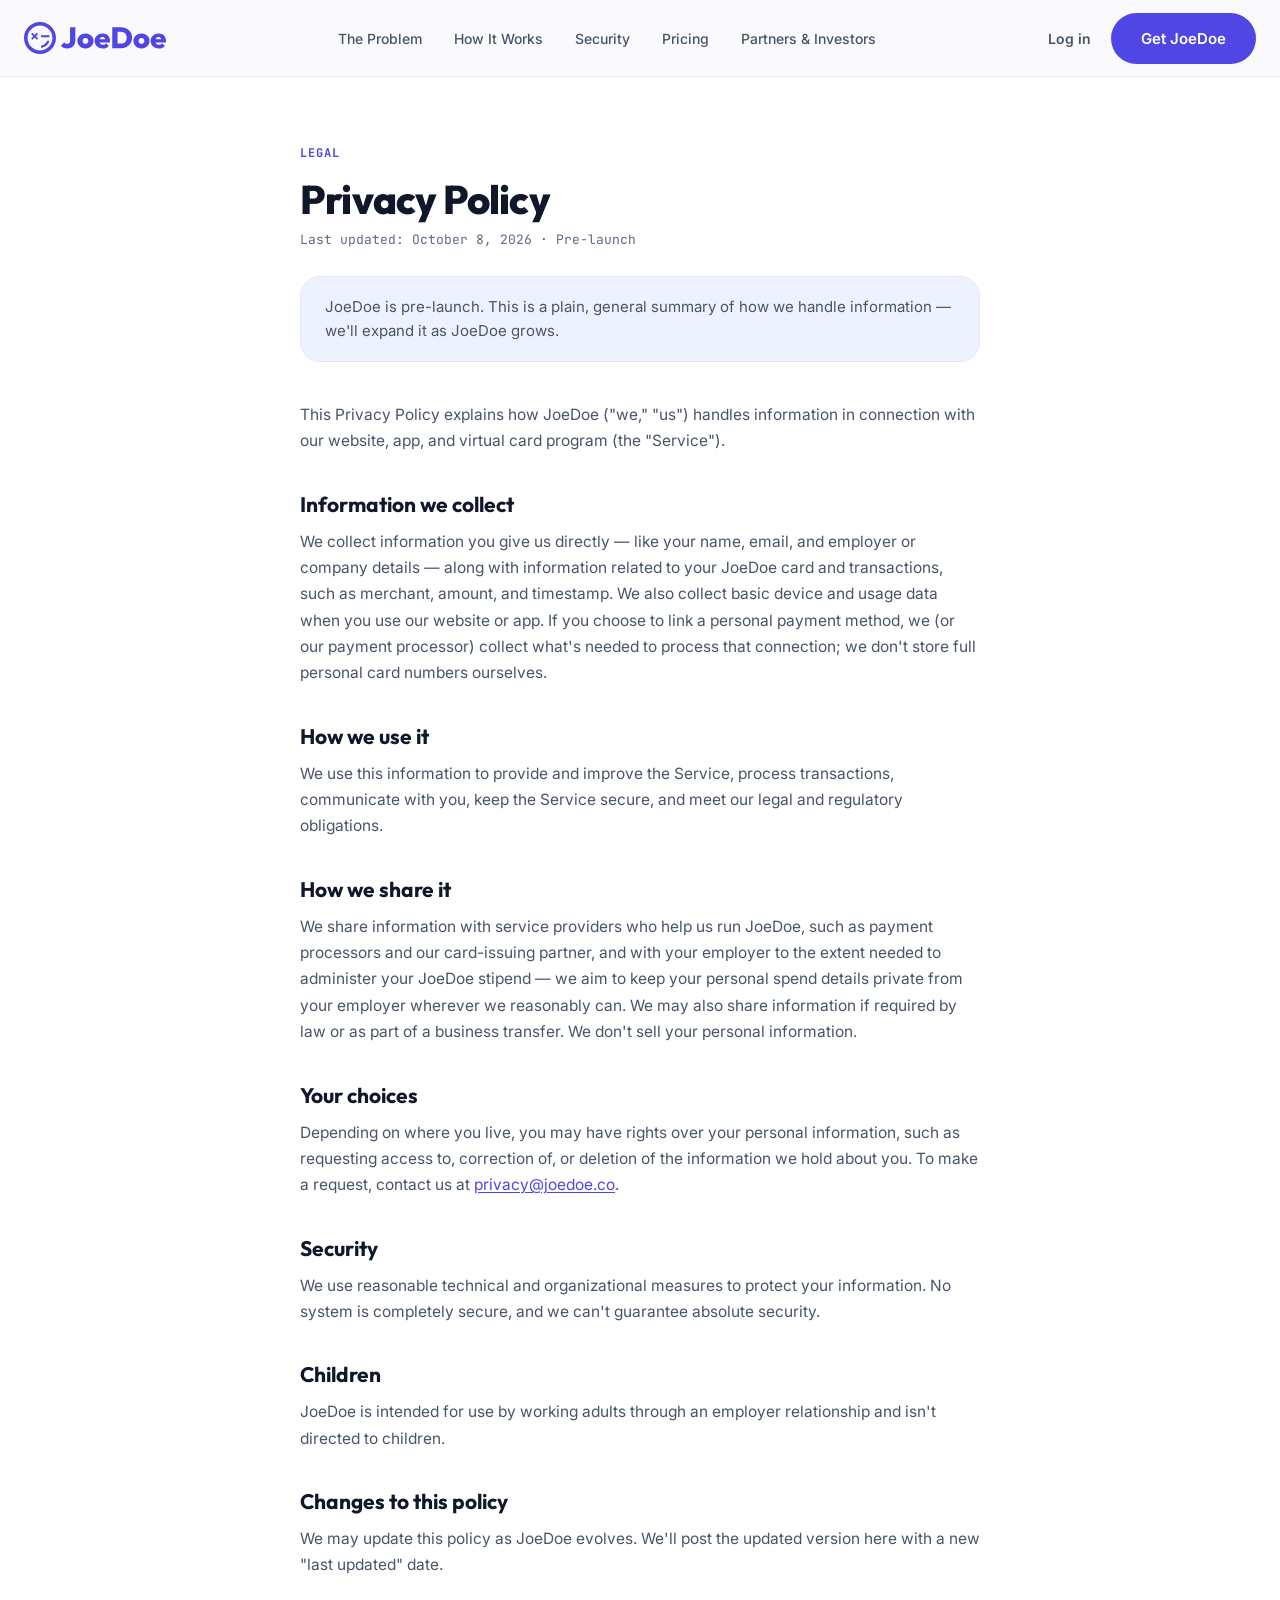
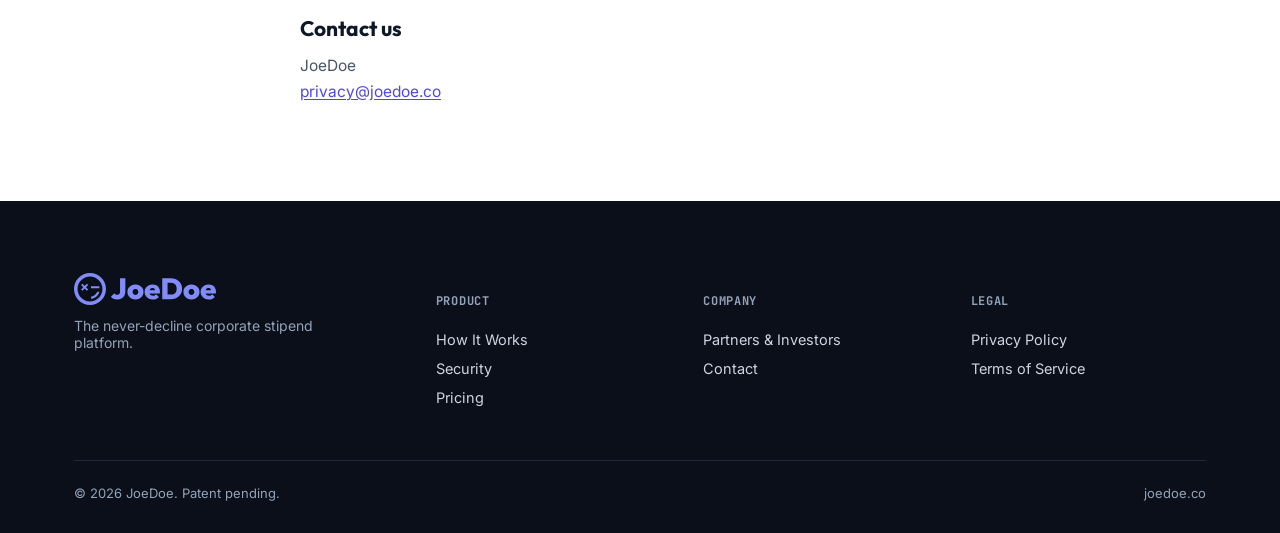
<file: privacy/index.html>
<!DOCTYPE html>
<html lang="en">
<head>
<meta charset="UTF-8">
<meta name="viewport" content="width=device-width, initial-scale=1.0">
<title>Privacy Policy — JoeDoe</title>
<meta name="description" content="How JoeDoe collects, uses, and protects information in connection with our website, app, and virtual card program.">
<link rel="icon" href="../favicon.svg?v=2" type="image/svg+xml">
<link rel="icon" type="image/png" sizes="32x32" href="../favicon-32x32.png?v=2">
<link rel="icon" type="image/png" sizes="16x16" href="../favicon-16x16.png?v=2">
<link rel="shortcut icon" href="../favicon.ico?v=2">
<link rel="apple-touch-icon" href="/apple-touch-icon.png?v=4">
<link rel="apple-touch-icon-precomposed" href="/apple-touch-icon-precomposed.png?v=4">
<link rel="mask-icon" href="../safari-pinned-tab.svg" color="#3730a3">
<link rel="manifest" href="../site.webmanifest">
<meta name="theme-color" content="#ffffff">
<link rel="preconnect" href="https://fonts.googleapis.com">
<link rel="preconnect" href="https://fonts.gstatic.com" crossorigin>
<link href="https://fonts.googleapis.com/css2?family=Outfit:wght@500;700;800&family=Inter:wght@400;500;600;700&family=JetBrains+Mono:wght@600;700&display=swap" rel="stylesheet">
<link rel="stylesheet" href="../styles.css">
</head>
<body>

<header class="site-header">
  <div class="wrap">
    <a href="/" class="logo" aria-label="JoeDoe home">
      <svg class="logo-mark" viewBox="0 0 462 104" fill="none" xmlns="http://www.w3.org/2000/svg" aria-hidden="true">
        <path d="M52 0C80.7188 5.15408e-07 104 23.2812 104 52C104 80.7188 80.7188 104 52 104C23.2812 104 5.15475e-07 80.7188 0 52C0 23.2812 23.2812 0 52 0ZM52 11.5557C29.6632 11.5557 11.5557 29.6632 11.5557 52C11.5557 74.3369 29.6632 92.4443 52 92.4443C74.3369 92.4443 92.4443 74.3369 92.4443 52C92.4443 29.6632 74.3369 11.5557 52 11.5557ZM80.9238 65.1621C79.3533 68.6135 77.1719 71.7694 74.4707 74.4707C70.5264 78.415 65.6126 81.2516 60.2246 82.6953L58.7295 77.1143C63.1378 75.933 67.1576 73.6119 70.3848 70.3848C72.7279 68.0416 74.5914 65.2791 75.8896 62.2549L80.9238 65.1621ZM46.2227 39L39 46.2217L46.2227 53.4443L41.8887 57.7773L34.666 50.5547L27.4443 57.7773L23.1113 53.4443L30.333 46.2217L23.1113 39L27.4443 34.667L34.666 41.8887L41.8887 34.667L46.2227 39ZM82.5498 49.4004H55.25V42.9004H82.5498V49.4004Z" fill="currentColor"/>
        <path d="M82.5283 61.0996C78.9106 73.2552 68.2338 82.3707 55.25 83.6865V77.1426C64.6158 75.944 72.3812 69.6344 75.665 61.0996H82.5283Z" fill="currentColor"/>
        <path d="M166.848 60.2002C166.848 65.5761 165.76 70.2162 163.584 74.1201C161.472 77.96 158.4 80.9359 154.368 83.0479C150.4 85.0958 145.632 86.1201 140.064 86.1201C135.585 86.1201 131.712 85.3523 128.448 83.8164C125.248 82.2164 122.432 79.9757 120 77.0957L131.136 66.0557C132.288 67.6557 133.632 68.8721 135.168 69.7041C136.768 70.4721 138.56 70.8564 140.544 70.8564C142.272 70.8564 143.808 70.5038 145.152 69.7998C146.56 69.0318 147.648 67.944 148.416 66.5361C149.248 65.0641 149.664 63.2078 149.664 60.9678V17H166.848V60.2002ZM199.757 36.9678C204.749 36.9678 209.198 38.0564 213.102 40.2324C217.069 42.3443 220.205 45.2561 222.509 48.9678C224.813 52.6158 225.965 56.7762 225.965 61.4482C225.965 66.1202 224.813 70.3442 222.509 74.1201C220.269 77.832 217.165 80.7762 213.197 82.9521C209.293 85.0641 204.845 86.1201 199.854 86.1201C194.798 86.1201 190.285 85.0641 186.317 82.9521C182.413 80.7761 179.309 77.8321 177.005 74.1201C174.701 70.3442 173.549 66.1201 173.549 61.4482C173.549 56.7762 174.669 52.6158 176.909 48.9678C179.213 45.2559 182.349 42.3444 186.317 40.2324C190.285 38.0565 194.765 36.9678 199.757 36.9678ZM255.057 36.9678C259.792 36.9678 263.984 37.9922 267.632 40.04C271.344 42.024 274.224 44.8077 276.272 48.3916C278.384 51.9116 279.44 55.9443 279.44 60.4883C279.44 61.4482 279.376 62.44 279.248 63.4639C279.184 64.4239 278.992 65.5442 278.672 66.8242L245.743 66.9756C245.909 67.492 246.101 67.9857 246.32 68.4561C247.216 70.3119 248.496 71.7197 250.16 72.6797C251.824 73.6397 253.873 74.1201 256.305 74.1201C258.609 74.1201 260.625 73.7357 262.353 72.9678C264.144 72.1998 265.744 71.0159 267.152 69.416L275.889 78.1523C273.585 80.7763 270.768 82.7605 267.44 84.1045C264.177 85.4484 260.465 86.1201 256.305 86.1201C251.057 86.1201 246.416 85.0959 242.384 83.0479C238.352 80.9359 235.184 78.0243 232.88 74.3125C230.576 70.6005 229.424 66.3439 229.424 61.5439C229.424 56.808 230.544 52.6158 232.784 48.9678C235.024 45.2559 238.064 42.3444 241.904 40.2324C245.808 38.0564 250.193 36.9678 255.057 36.9678ZM381.819 36.9678C386.811 36.9678 391.26 38.0564 395.164 40.2324C399.132 42.3443 402.267 45.2561 404.571 48.9678C406.875 52.6158 408.027 56.7762 408.027 61.4482C408.027 66.1202 406.875 70.3442 404.571 74.1201C402.331 77.832 399.228 80.7762 395.26 82.9521C391.356 85.0641 386.908 86.1201 381.916 86.1201C376.86 86.1201 372.348 85.0641 368.38 82.9521C364.476 80.7761 361.371 77.8321 359.067 74.1201C356.763 70.3442 355.611 66.1201 355.611 61.4482C355.611 56.7762 356.732 52.6158 358.972 48.9678C361.276 45.2559 364.412 42.3444 368.38 40.2324C372.348 38.0565 376.828 36.9678 381.819 36.9678ZM437.119 36.9678C441.855 36.9678 446.047 37.9922 449.694 40.04C453.406 42.024 456.287 44.8077 458.335 48.3916C460.447 51.9116 461.503 55.9443 461.503 60.4883C461.503 61.4482 461.439 62.44 461.311 63.4639C461.247 64.4239 461.054 65.5442 460.734 66.8242L427.806 66.9756C427.971 67.492 428.163 67.9857 428.383 68.4561C429.279 70.312 430.559 71.7197 432.223 72.6797C433.887 73.6397 435.935 74.1201 438.367 74.1201C440.671 74.1201 442.687 73.7357 444.415 72.9678C446.207 72.1998 447.807 71.0159 449.215 69.416L457.951 78.1523C455.647 80.7763 452.831 82.7605 449.503 84.1045C446.239 85.4484 442.527 86.1201 438.367 86.1201C433.119 86.1201 428.478 85.0959 424.446 83.0479C420.415 80.9359 417.246 78.0243 414.942 74.3125C412.638 70.6005 411.486 66.3439 411.486 61.5439C411.486 56.808 412.607 52.6158 414.847 48.9678C417.087 45.2559 420.127 42.3444 423.967 40.2324C427.871 38.0564 432.255 36.9678 437.119 36.9678ZM314.933 17C320.181 17 325.013 17.8321 329.429 19.4961C333.845 21.0961 337.684 23.4003 340.948 26.4082C344.212 29.4162 346.74 33.0002 348.532 37.1602C350.388 41.3201 351.316 45.9284 351.316 50.9844C351.316 56.1042 350.388 60.7444 348.532 64.9043C346.74 69.0642 344.212 72.6483 340.948 75.6562C337.684 78.6641 333.845 81.0001 329.429 82.6641C325.077 84.2641 320.308 85.0645 315.124 85.0645H286.9V17H314.933ZM199.757 51.9443C197.965 51.9444 196.365 52.3604 194.957 53.1924C193.549 54.0244 192.461 55.1766 191.693 56.6484C190.926 58.0563 190.541 59.7199 190.541 61.6396C190.541 63.4956 190.925 65.1599 191.693 66.6318C192.461 68.1038 193.549 69.2559 194.957 70.0879C196.365 70.8558 197.965 71.2402 199.757 71.2402C201.613 71.2402 203.214 70.8559 204.558 70.0879C205.965 69.2559 207.053 68.1037 207.821 66.6318C208.589 65.1599 208.974 63.4639 208.974 61.5439C208.974 59.624 208.558 57.9597 207.726 56.5518C206.958 55.0799 205.901 53.9604 204.558 53.1924C203.214 52.3604 201.613 51.9443 199.757 51.9443ZM381.819 51.9443C380.028 51.9444 378.427 52.3604 377.02 53.1924C375.612 54.0244 374.524 55.1765 373.756 56.6484C372.988 58.0563 372.604 59.7199 372.604 61.6396C372.604 63.4956 372.988 65.1599 373.756 66.6318C374.524 68.1038 375.612 69.2559 377.02 70.0879C378.427 70.8558 380.028 71.2402 381.819 71.2402C383.675 71.2402 385.276 70.8559 386.62 70.0879C388.028 69.2559 389.116 68.1037 389.884 66.6318C390.652 65.1599 391.036 63.4639 391.036 61.5439C391.036 59.624 390.62 57.9597 389.788 56.5518C389.02 55.0799 387.964 53.9604 386.62 53.1924C385.276 52.3604 383.675 51.9443 381.819 51.9443ZM304.084 70.2803H314.837C318.677 70.2802 322.004 69.5441 324.82 68.0723C327.7 66.6003 329.908 64.4239 331.444 61.5439C332.98 58.5999 333.748 55.0477 333.748 50.8877C333.748 46.7918 332.949 43.3355 331.349 40.5195C329.813 37.6397 327.636 35.4641 324.82 33.9922C322.004 32.5203 318.677 31.7842 314.837 31.7842H304.084V70.2803ZM255.248 48.9678C253.136 48.9678 251.312 49.48 249.776 50.5039C248.24 51.5279 247.057 52.9682 246.225 54.8242C246.029 55.2595 245.857 55.7159 245.708 56.1934L263.997 56.042C263.835 55.3924 263.639 54.7942 263.408 54.248C262.704 52.52 261.68 51.2085 260.336 50.3125C258.992 49.4165 257.296 48.9678 255.248 48.9678ZM437.311 48.9678C435.199 48.9678 433.375 49.48 431.839 50.5039C430.303 51.5279 429.119 52.9682 428.287 54.8242C428.092 55.2595 427.92 55.7159 427.771 56.1934L446.06 56.042C445.897 55.3924 445.702 54.7942 445.471 54.248C444.767 52.52 443.742 51.2085 442.398 50.3125C441.054 49.4165 439.359 48.9678 437.311 48.9678Z" fill="currentColor"/>
      </svg>
    </a>
    <div class="nav-panel" id="navPanel">
      <nav class="nav-links" aria-label="Primary">
        <a href="/#problem">The Problem</a>
        <a href="/#solution">How It Works</a>
        <a href="/#security">Security</a>
        <a href="/#pricing">Pricing</a>
        <a href="/partners/">Partners &amp; Investors</a>
      </nav>
      <div class="nav-right">
        <a href="/#waitlist" class="nav-login">Log in</a>
        <a href="/#waitlist" class="btn btn-primary">Get JoeDoe</a>
      </div>
    </div>
    <button class="nav-toggle" id="navToggle" aria-label="Open menu" aria-expanded="false" aria-controls="navPanel">
      <svg width="18" height="18" viewBox="0 0 24 24" fill="none" stroke="currentColor" stroke-width="2" stroke-linecap="round"><line x1="3" y1="6" x2="21" y2="6"/><line x1="3" y1="12" x2="21" y2="12"/><line x1="3" y1="18" x2="21" y2="18"/></svg>
    </button>
  </div>
</header>
<script>
  (function () {
    var btn = document.getElementById('navToggle');
    var panel = document.getElementById('navPanel');
    if (!btn || !panel) return;
    btn.addEventListener('click', function () {
      var open = panel.classList.toggle('mobile-open');
      btn.setAttribute('aria-expanded', open ? 'true' : 'false');
    });
    panel.addEventListener('click', function (e) {
      if (e.target.tagName === 'A') { panel.classList.remove('mobile-open'); btn.setAttribute('aria-expanded', 'false'); }
    });
  })();
</script>

<!-- ================= LEGAL: PRIVACY POLICY ================= -->
<section class="legal">
  <div class="wrap">
    <div class="legal-content">
      <span class="eyebrow eyebrow--indigo">Legal</span>
      <h1>Privacy Policy</h1>
      <p class="legal-meta">Last updated: October 8, 2026 · Pre-launch</p>

      <p class="legal-callout">JoeDoe is pre-launch. This is a plain, general summary of how we handle information — we'll expand it as JoeDoe grows.</p>

      <div class="legal-body">
        <p>This Privacy Policy explains how JoeDoe ("we," "us") handles information in connection with our website, app, and virtual card program (the "Service").</p>

        <h2>Information we collect</h2>
        <p>We collect information you give us directly — like your name, email, and employer or company details — along with information related to your JoeDoe card and transactions, such as merchant, amount, and timestamp. We also collect basic device and usage data when you use our website or app. If you choose to link a personal payment method, we (or our payment processor) collect what's needed to process that connection; we don't store full personal card numbers ourselves.</p>

        <h2>How we use it</h2>
        <p>We use this information to provide and improve the Service, process transactions, communicate with you, keep the Service secure, and meet our legal and regulatory obligations.</p>

        <h2>How we share it</h2>
        <p>We share information with service providers who help us run JoeDoe, such as payment processors and our card-issuing partner, and with your employer to the extent needed to administer your JoeDoe stipend — we aim to keep your personal spend details private from your employer wherever we reasonably can. We may also share information if required by law or as part of a business transfer. We don't sell your personal information.</p>

        <h2>Your choices</h2>
        <p>Depending on where you live, you may have rights over your personal information, such as requesting access to, correction of, or deletion of the information we hold about you. To make a request, contact us at <a href="mailto:privacy@joedoe.co">privacy@joedoe.co</a>.</p>

        <h2>Security</h2>
        <p>We use reasonable technical and organizational measures to protect your information. No system is completely secure, and we can't guarantee absolute security.</p>

        <h2>Children</h2>
        <p>JoeDoe is intended for use by working adults through an employer relationship and isn't directed to children.</p>

        <h2>Changes to this policy</h2>
        <p>We may update this policy as JoeDoe evolves. We'll post the updated version here with a new "last updated" date.</p>

        <h2>Contact us</h2>
        <p>JoeDoe<br><a href="mailto:privacy@joedoe.co">privacy@joedoe.co</a></p>
      </div>
    </div>
  </div>
</section>

<!-- ================= FOOTER ================= -->
<footer class="site-footer">
  <div class="wrap">
    <div class="footer-top">
      <div class="footer-brand">
        <div class="logo">
          <svg class="logo-mark" viewBox="0 0 462 104" fill="none" xmlns="http://www.w3.org/2000/svg" aria-hidden="true">
            <path d="M52 0C80.7188 5.15408e-07 104 23.2812 104 52C104 80.7188 80.7188 104 52 104C23.2812 104 5.15475e-07 80.7188 0 52C0 23.2812 23.2812 0 52 0ZM52 11.5557C29.6632 11.5557 11.5557 29.6632 11.5557 52C11.5557 74.3369 29.6632 92.4443 52 92.4443C74.3369 92.4443 92.4443 74.3369 92.4443 52C92.4443 29.6632 74.3369 11.5557 52 11.5557ZM80.9238 65.1621C79.3533 68.6135 77.1719 71.7694 74.4707 74.4707C70.5264 78.415 65.6126 81.2516 60.2246 82.6953L58.7295 77.1143C63.1378 75.933 67.1576 73.6119 70.3848 70.3848C72.7279 68.0416 74.5914 65.2791 75.8896 62.2549L80.9238 65.1621ZM46.2227 39L39 46.2217L46.2227 53.4443L41.8887 57.7773L34.666 50.5547L27.4443 57.7773L23.1113 53.4443L30.333 46.2217L23.1113 39L27.4443 34.667L34.666 41.8887L41.8887 34.667L46.2227 39ZM82.5498 49.4004H55.25V42.9004H82.5498V49.4004Z" fill="currentColor"/>
            <path d="M82.5283 61.0996C78.9106 73.2552 68.2338 82.3707 55.25 83.6865V77.1426C64.6158 75.944 72.3812 69.6344 75.665 61.0996H82.5283Z" fill="currentColor"/>
            <path d="M166.848 60.2002C166.848 65.5761 165.76 70.2162 163.584 74.1201C161.472 77.96 158.4 80.9359 154.368 83.0479C150.4 85.0958 145.632 86.1201 140.064 86.1201C135.585 86.1201 131.712 85.3523 128.448 83.8164C125.248 82.2164 122.432 79.9757 120 77.0957L131.136 66.0557C132.288 67.6557 133.632 68.8721 135.168 69.7041C136.768 70.4721 138.56 70.8564 140.544 70.8564C142.272 70.8564 143.808 70.5038 145.152 69.7998C146.56 69.0318 147.648 67.944 148.416 66.5361C149.248 65.0641 149.664 63.2078 149.664 60.9678V17H166.848V60.2002ZM199.757 36.9678C204.749 36.9678 209.198 38.0564 213.102 40.2324C217.069 42.3443 220.205 45.2561 222.509 48.9678C224.813 52.6158 225.965 56.7762 225.965 61.4482C225.965 66.1202 224.813 70.3442 222.509 74.1201C220.269 77.832 217.165 80.7762 213.197 82.9521C209.293 85.0641 204.845 86.1201 199.854 86.1201C194.798 86.1201 190.285 85.0641 186.317 82.9521C182.413 80.7761 179.309 77.8321 177.005 74.1201C174.701 70.3442 173.549 66.1201 173.549 61.4482C173.549 56.7762 174.669 52.6158 176.909 48.9678C179.213 45.2559 182.349 42.3444 186.317 40.2324C190.285 38.0565 194.765 36.9678 199.757 36.9678ZM255.057 36.9678C259.792 36.9678 263.984 37.9922 267.632 40.04C271.344 42.024 274.224 44.8077 276.272 48.3916C278.384 51.9116 279.44 55.9443 279.44 60.4883C279.44 61.4482 279.376 62.44 279.248 63.4639C279.184 64.4239 278.992 65.5442 278.672 66.8242L245.743 66.9756C245.909 67.492 246.101 67.9857 246.32 68.4561C247.216 70.3119 248.496 71.7197 250.16 72.6797C251.824 73.6397 253.873 74.1201 256.305 74.1201C258.609 74.1201 260.625 73.7357 262.353 72.9678C264.144 72.1998 265.744 71.0159 267.152 69.416L275.889 78.1523C273.585 80.7763 270.768 82.7605 267.44 84.1045C264.177 85.4484 260.465 86.1201 256.305 86.1201C251.057 86.1201 246.416 85.0959 242.384 83.0479C238.352 80.9359 235.184 78.0243 232.88 74.3125C230.576 70.6005 229.424 66.3439 229.424 61.5439C229.424 56.808 230.544 52.6158 232.784 48.9678C235.024 45.2559 238.064 42.3444 241.904 40.2324C245.808 38.0564 250.193 36.9678 255.057 36.9678ZM381.819 36.9678C386.811 36.9678 391.26 38.0564 395.164 40.2324C399.132 42.3443 402.267 45.2561 404.571 48.9678C406.875 52.6158 408.027 56.7762 408.027 61.4482C408.027 66.1202 406.875 70.3442 404.571 74.1201C402.331 77.832 399.228 80.7762 395.26 82.9521C391.356 85.0641 386.908 86.1201 381.916 86.1201C376.86 86.1201 372.348 85.0641 368.38 82.9521C364.476 80.7761 361.371 77.8321 359.067 74.1201C356.763 70.3442 355.611 66.1201 355.611 61.4482C355.611 56.7762 356.732 52.6158 358.972 48.9678C361.276 45.2559 364.412 42.3444 368.38 40.2324C372.348 38.0565 376.828 36.9678 381.819 36.9678ZM437.119 36.9678C441.855 36.9678 446.047 37.9922 449.694 40.04C453.406 42.024 456.287 44.8077 458.335 48.3916C460.447 51.9116 461.503 55.9443 461.503 60.4883C461.503 61.4482 461.439 62.44 461.311 63.4639C461.247 64.4239 461.054 65.5442 460.734 66.8242L427.806 66.9756C427.971 67.492 428.163 67.9857 428.383 68.4561C429.279 70.312 430.559 71.7197 432.223 72.6797C433.887 73.6397 435.935 74.1201 438.367 74.1201C440.671 74.1201 442.687 73.7357 444.415 72.9678C446.207 72.1998 447.807 71.0159 449.215 69.416L457.951 78.1523C455.647 80.7763 452.831 82.7605 449.503 84.1045C446.239 85.4484 442.527 86.1201 438.367 86.1201C433.119 86.1201 428.478 85.0959 424.446 83.0479C420.415 80.9359 417.246 78.0243 414.942 74.3125C412.638 70.6005 411.486 66.3439 411.486 61.5439C411.486 56.808 412.607 52.6158 414.847 48.9678C417.087 45.2559 420.127 42.3444 423.967 40.2324C427.871 38.0564 432.255 36.9678 437.119 36.9678ZM314.933 17C320.181 17 325.013 17.8321 329.429 19.4961C333.845 21.0961 337.684 23.4003 340.948 26.4082C344.212 29.4162 346.74 33.0002 348.532 37.1602C350.388 41.3201 351.316 45.9284 351.316 50.9844C351.316 56.1042 350.388 60.7444 348.532 64.9043C346.74 69.0642 344.212 72.6483 340.948 75.6562C337.684 78.6641 333.845 81.0001 329.429 82.6641C325.077 84.2641 320.308 85.0645 315.124 85.0645H286.9V17H314.933ZM199.757 51.9443C197.965 51.9444 196.365 52.3604 194.957 53.1924C193.549 54.0244 192.461 55.1766 191.693 56.6484C190.926 58.0563 190.541 59.7199 190.541 61.6396C190.541 63.4956 190.925 65.1599 191.693 66.6318C192.461 68.1038 193.549 69.2559 194.957 70.0879C196.365 70.8558 197.965 71.2402 199.757 71.2402C201.613 71.2402 203.214 70.8559 204.558 70.0879C205.965 69.2559 207.053 68.1037 207.821 66.6318C208.589 65.1599 208.974 63.4639 208.974 61.5439C208.974 59.624 208.558 57.9597 207.726 56.5518C206.958 55.0799 205.901 53.9604 204.558 53.1924C203.214 52.3604 201.613 51.9443 199.757 51.9443ZM381.819 51.9443C380.028 51.9444 378.427 52.3604 377.02 53.1924C375.612 54.0244 374.524 55.1765 373.756 56.6484C372.988 58.0563 372.604 59.7199 372.604 61.6396C372.604 63.4956 372.988 65.1599 373.756 66.6318C374.524 68.1038 375.612 69.2559 377.02 70.0879C378.427 70.8558 380.028 71.2402 381.819 71.2402C383.675 71.2402 385.276 70.8559 386.62 70.0879C388.028 69.2559 389.116 68.1037 389.884 66.6318C390.652 65.1599 391.036 63.4639 391.036 61.5439C391.036 59.624 390.62 57.9597 389.788 56.5518C389.02 55.0799 387.964 53.9604 386.62 53.1924C385.276 52.3604 383.675 51.9443 381.819 51.9443ZM304.084 70.2803H314.837C318.677 70.2802 322.004 69.5441 324.82 68.0723C327.7 66.6003 329.908 64.4239 331.444 61.5439C332.98 58.5999 333.748 55.0477 333.748 50.8877C333.748 46.7918 332.949 43.3355 331.349 40.5195C329.813 37.6397 327.636 35.4641 324.82 33.9922C322.004 32.5203 318.677 31.7842 314.837 31.7842H304.084V70.2803ZM255.248 48.9678C253.136 48.9678 251.312 49.48 249.776 50.5039C248.24 51.5279 247.057 52.9682 246.225 54.8242C246.029 55.2595 245.857 55.7159 245.708 56.1934L263.997 56.042C263.835 55.3924 263.639 54.7942 263.408 54.248C262.704 52.52 261.68 51.2085 260.336 50.3125C258.992 49.4165 257.296 48.9678 255.248 48.9678ZM437.311 48.9678C435.199 48.9678 433.375 49.48 431.839 50.5039C430.303 51.5279 429.119 52.9682 428.287 54.8242C428.092 55.2595 427.92 55.7159 427.771 56.1934L446.06 56.042C445.897 55.3924 445.702 54.7942 445.471 54.248C444.767 52.52 443.742 51.2085 442.398 50.3125C441.054 49.4165 439.359 48.9678 437.311 48.9678Z" fill="currentColor"/>
          </svg>
        </div>
        <p>The never-decline corporate stipend platform.</p>
      </div>
      <div class="footer-col">
        <h5>Product</h5>
        <a href="/#solution">How It Works</a>
        <a href="/#security">Security</a>
        <a href="/#pricing">Pricing</a>
      </div>
      <div class="footer-col">
        <h5>Company</h5>
        <a href="/partners/">Partners &amp; Investors</a>
        <a href="mailto:hello@joedoe.co">Contact</a>
      </div>
      <div class="footer-col">
        <h5>Legal</h5>
        <a href="/privacy/" aria-current="page">Privacy Policy</a>
        <a href="/terms/">Terms of Service</a>
      </div>
    </div>
    <div class="footer-bottom">
      <span>© 2026 JoeDoe. Patent pending.</span>
      <span>joedoe.co</span>
    </div>
  </div>
</footer>

<script src="../scroll-spy.js" defer></script>
</body>
</html>
</file>
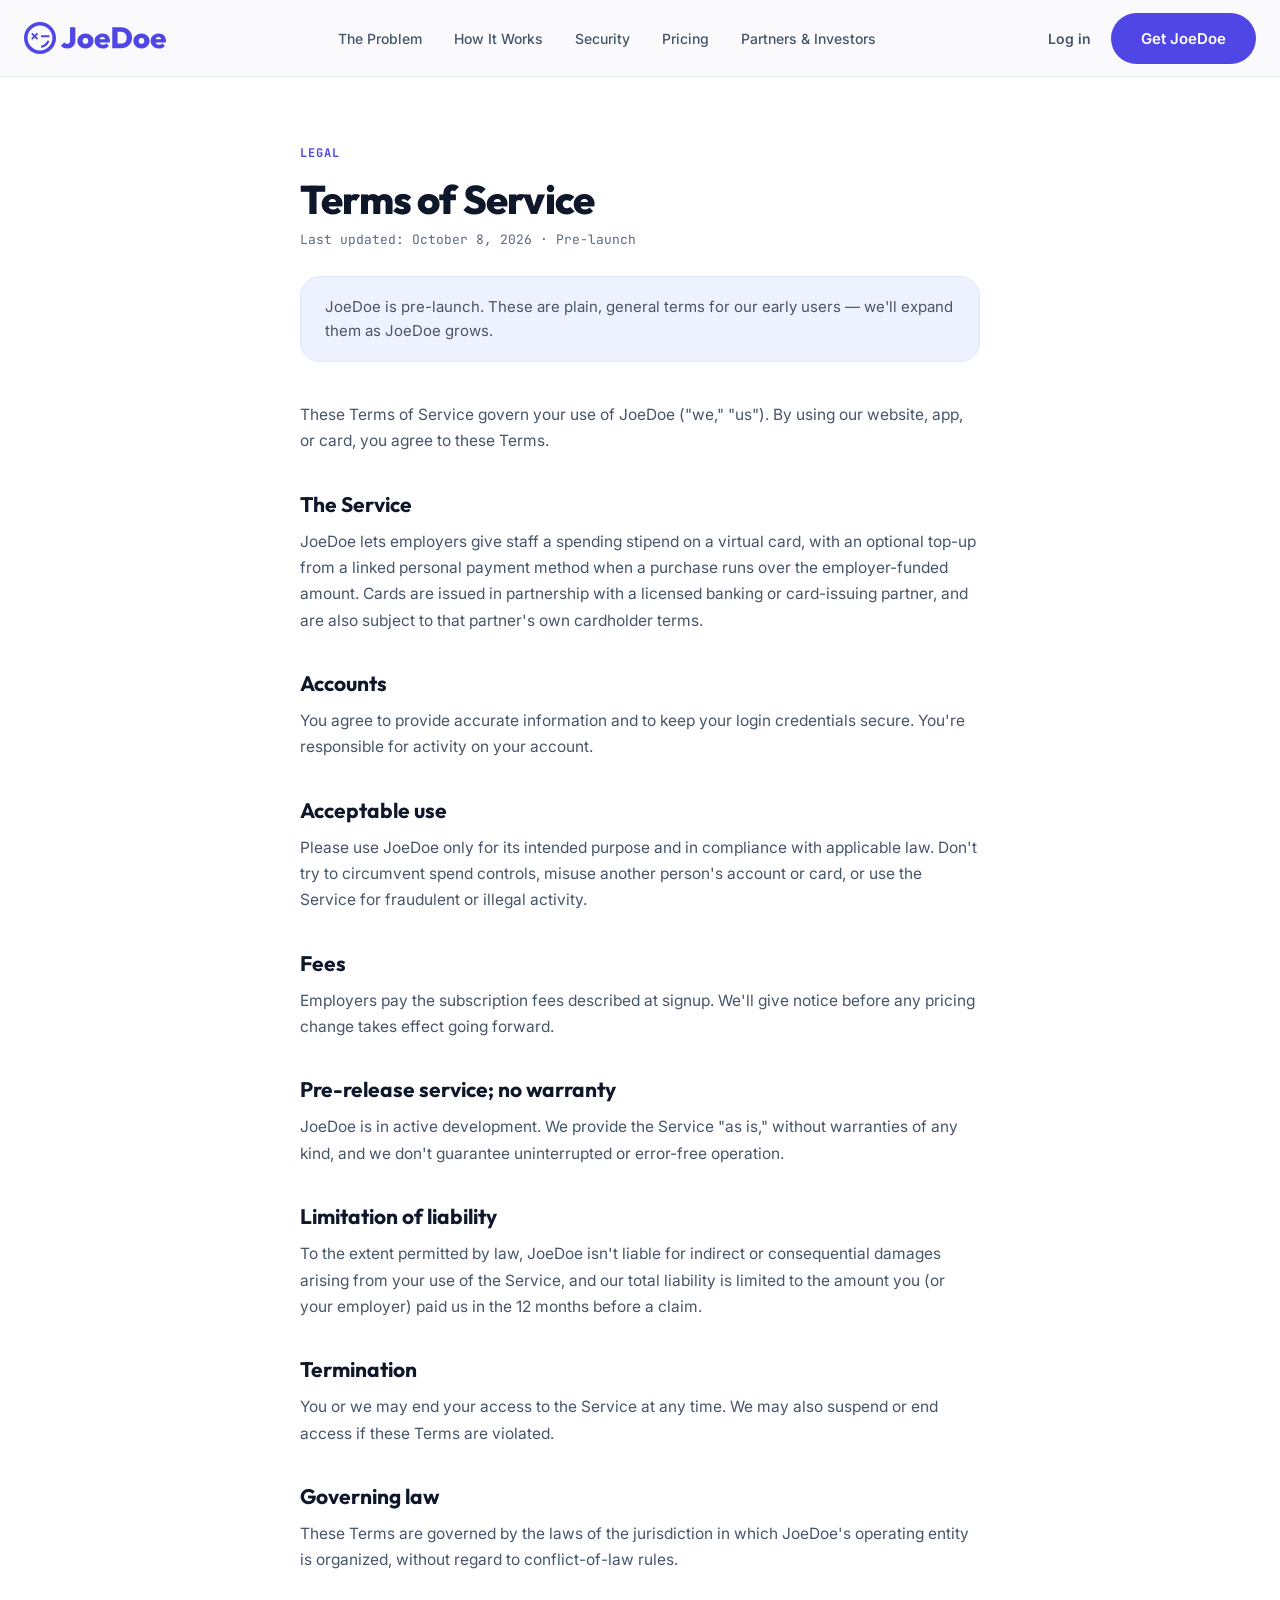
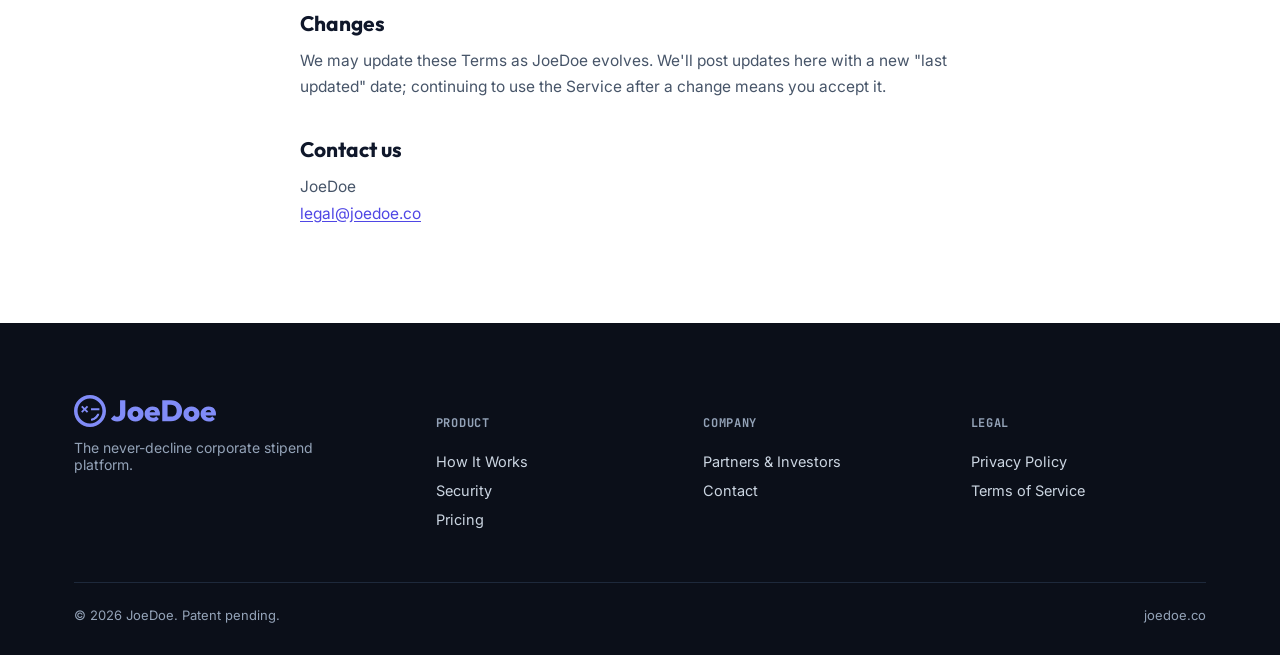
<file: terms/index.html>
<!DOCTYPE html>
<html lang="en">
<head>
<meta charset="UTF-8">
<meta name="viewport" content="width=device-width, initial-scale=1.0">
<title>Terms of Service — JoeDoe</title>
<meta name="description" content="The terms that govern your use of JoeDoe's website, app, and virtual card program.">
<link rel="icon" href="../favicon.svg?v=2" type="image/svg+xml">
<link rel="icon" type="image/png" sizes="32x32" href="../favicon-32x32.png?v=2">
<link rel="icon" type="image/png" sizes="16x16" href="../favicon-16x16.png?v=2">
<link rel="shortcut icon" href="../favicon.ico?v=2">
<link rel="apple-touch-icon" href="/apple-touch-icon.png?v=4">
<link rel="apple-touch-icon-precomposed" href="/apple-touch-icon-precomposed.png?v=4">
<link rel="mask-icon" href="../safari-pinned-tab.svg" color="#3730a3">
<link rel="manifest" href="../site.webmanifest">
<meta name="theme-color" content="#ffffff">
<link rel="preconnect" href="https://fonts.googleapis.com">
<link rel="preconnect" href="https://fonts.gstatic.com" crossorigin>
<link href="https://fonts.googleapis.com/css2?family=Outfit:wght@500;700;800&family=Inter:wght@400;500;600;700&family=JetBrains+Mono:wght@600;700&display=swap" rel="stylesheet">
<link rel="stylesheet" href="../styles.css">
</head>
<body>

<header class="site-header">
  <div class="wrap">
    <a href="/" class="logo" aria-label="JoeDoe home">
      <svg class="logo-mark" viewBox="0 0 462 104" fill="none" xmlns="http://www.w3.org/2000/svg" aria-hidden="true">
        <path d="M52 0C80.7188 5.15408e-07 104 23.2812 104 52C104 80.7188 80.7188 104 52 104C23.2812 104 5.15475e-07 80.7188 0 52C0 23.2812 23.2812 0 52 0ZM52 11.5557C29.6632 11.5557 11.5557 29.6632 11.5557 52C11.5557 74.3369 29.6632 92.4443 52 92.4443C74.3369 92.4443 92.4443 74.3369 92.4443 52C92.4443 29.6632 74.3369 11.5557 52 11.5557ZM80.9238 65.1621C79.3533 68.6135 77.1719 71.7694 74.4707 74.4707C70.5264 78.415 65.6126 81.2516 60.2246 82.6953L58.7295 77.1143C63.1378 75.933 67.1576 73.6119 70.3848 70.3848C72.7279 68.0416 74.5914 65.2791 75.8896 62.2549L80.9238 65.1621ZM46.2227 39L39 46.2217L46.2227 53.4443L41.8887 57.7773L34.666 50.5547L27.4443 57.7773L23.1113 53.4443L30.333 46.2217L23.1113 39L27.4443 34.667L34.666 41.8887L41.8887 34.667L46.2227 39ZM82.5498 49.4004H55.25V42.9004H82.5498V49.4004Z" fill="currentColor"/>
        <path d="M82.5283 61.0996C78.9106 73.2552 68.2338 82.3707 55.25 83.6865V77.1426C64.6158 75.944 72.3812 69.6344 75.665 61.0996H82.5283Z" fill="currentColor"/>
        <path d="M166.848 60.2002C166.848 65.5761 165.76 70.2162 163.584 74.1201C161.472 77.96 158.4 80.9359 154.368 83.0479C150.4 85.0958 145.632 86.1201 140.064 86.1201C135.585 86.1201 131.712 85.3523 128.448 83.8164C125.248 82.2164 122.432 79.9757 120 77.0957L131.136 66.0557C132.288 67.6557 133.632 68.8721 135.168 69.7041C136.768 70.4721 138.56 70.8564 140.544 70.8564C142.272 70.8564 143.808 70.5038 145.152 69.7998C146.56 69.0318 147.648 67.944 148.416 66.5361C149.248 65.0641 149.664 63.2078 149.664 60.9678V17H166.848V60.2002ZM199.757 36.9678C204.749 36.9678 209.198 38.0564 213.102 40.2324C217.069 42.3443 220.205 45.2561 222.509 48.9678C224.813 52.6158 225.965 56.7762 225.965 61.4482C225.965 66.1202 224.813 70.3442 222.509 74.1201C220.269 77.832 217.165 80.7762 213.197 82.9521C209.293 85.0641 204.845 86.1201 199.854 86.1201C194.798 86.1201 190.285 85.0641 186.317 82.9521C182.413 80.7761 179.309 77.8321 177.005 74.1201C174.701 70.3442 173.549 66.1201 173.549 61.4482C173.549 56.7762 174.669 52.6158 176.909 48.9678C179.213 45.2559 182.349 42.3444 186.317 40.2324C190.285 38.0565 194.765 36.9678 199.757 36.9678ZM255.057 36.9678C259.792 36.9678 263.984 37.9922 267.632 40.04C271.344 42.024 274.224 44.8077 276.272 48.3916C278.384 51.9116 279.44 55.9443 279.44 60.4883C279.44 61.4482 279.376 62.44 279.248 63.4639C279.184 64.4239 278.992 65.5442 278.672 66.8242L245.743 66.9756C245.909 67.492 246.101 67.9857 246.32 68.4561C247.216 70.3119 248.496 71.7197 250.16 72.6797C251.824 73.6397 253.873 74.1201 256.305 74.1201C258.609 74.1201 260.625 73.7357 262.353 72.9678C264.144 72.1998 265.744 71.0159 267.152 69.416L275.889 78.1523C273.585 80.7763 270.768 82.7605 267.44 84.1045C264.177 85.4484 260.465 86.1201 256.305 86.1201C251.057 86.1201 246.416 85.0959 242.384 83.0479C238.352 80.9359 235.184 78.0243 232.88 74.3125C230.576 70.6005 229.424 66.3439 229.424 61.5439C229.424 56.808 230.544 52.6158 232.784 48.9678C235.024 45.2559 238.064 42.3444 241.904 40.2324C245.808 38.0564 250.193 36.9678 255.057 36.9678ZM381.819 36.9678C386.811 36.9678 391.26 38.0564 395.164 40.2324C399.132 42.3443 402.267 45.2561 404.571 48.9678C406.875 52.6158 408.027 56.7762 408.027 61.4482C408.027 66.1202 406.875 70.3442 404.571 74.1201C402.331 77.832 399.228 80.7762 395.26 82.9521C391.356 85.0641 386.908 86.1201 381.916 86.1201C376.86 86.1201 372.348 85.0641 368.38 82.9521C364.476 80.7761 361.371 77.8321 359.067 74.1201C356.763 70.3442 355.611 66.1201 355.611 61.4482C355.611 56.7762 356.732 52.6158 358.972 48.9678C361.276 45.2559 364.412 42.3444 368.38 40.2324C372.348 38.0565 376.828 36.9678 381.819 36.9678ZM437.119 36.9678C441.855 36.9678 446.047 37.9922 449.694 40.04C453.406 42.024 456.287 44.8077 458.335 48.3916C460.447 51.9116 461.503 55.9443 461.503 60.4883C461.503 61.4482 461.439 62.44 461.311 63.4639C461.247 64.4239 461.054 65.5442 460.734 66.8242L427.806 66.9756C427.971 67.492 428.163 67.9857 428.383 68.4561C429.279 70.312 430.559 71.7197 432.223 72.6797C433.887 73.6397 435.935 74.1201 438.367 74.1201C440.671 74.1201 442.687 73.7357 444.415 72.9678C446.207 72.1998 447.807 71.0159 449.215 69.416L457.951 78.1523C455.647 80.7763 452.831 82.7605 449.503 84.1045C446.239 85.4484 442.527 86.1201 438.367 86.1201C433.119 86.1201 428.478 85.0959 424.446 83.0479C420.415 80.9359 417.246 78.0243 414.942 74.3125C412.638 70.6005 411.486 66.3439 411.486 61.5439C411.486 56.808 412.607 52.6158 414.847 48.9678C417.087 45.2559 420.127 42.3444 423.967 40.2324C427.871 38.0564 432.255 36.9678 437.119 36.9678ZM314.933 17C320.181 17 325.013 17.8321 329.429 19.4961C333.845 21.0961 337.684 23.4003 340.948 26.4082C344.212 29.4162 346.74 33.0002 348.532 37.1602C350.388 41.3201 351.316 45.9284 351.316 50.9844C351.316 56.1042 350.388 60.7444 348.532 64.9043C346.74 69.0642 344.212 72.6483 340.948 75.6562C337.684 78.6641 333.845 81.0001 329.429 82.6641C325.077 84.2641 320.308 85.0645 315.124 85.0645H286.9V17H314.933ZM199.757 51.9443C197.965 51.9444 196.365 52.3604 194.957 53.1924C193.549 54.0244 192.461 55.1766 191.693 56.6484C190.926 58.0563 190.541 59.7199 190.541 61.6396C190.541 63.4956 190.925 65.1599 191.693 66.6318C192.461 68.1038 193.549 69.2559 194.957 70.0879C196.365 70.8558 197.965 71.2402 199.757 71.2402C201.613 71.2402 203.214 70.8559 204.558 70.0879C205.965 69.2559 207.053 68.1037 207.821 66.6318C208.589 65.1599 208.974 63.4639 208.974 61.5439C208.974 59.624 208.558 57.9597 207.726 56.5518C206.958 55.0799 205.901 53.9604 204.558 53.1924C203.214 52.3604 201.613 51.9443 199.757 51.9443ZM381.819 51.9443C380.028 51.9444 378.427 52.3604 377.02 53.1924C375.612 54.0244 374.524 55.1765 373.756 56.6484C372.988 58.0563 372.604 59.7199 372.604 61.6396C372.604 63.4956 372.988 65.1599 373.756 66.6318C374.524 68.1038 375.612 69.2559 377.02 70.0879C378.427 70.8558 380.028 71.2402 381.819 71.2402C383.675 71.2402 385.276 70.8559 386.62 70.0879C388.028 69.2559 389.116 68.1037 389.884 66.6318C390.652 65.1599 391.036 63.4639 391.036 61.5439C391.036 59.624 390.62 57.9597 389.788 56.5518C389.02 55.0799 387.964 53.9604 386.62 53.1924C385.276 52.3604 383.675 51.9443 381.819 51.9443ZM304.084 70.2803H314.837C318.677 70.2802 322.004 69.5441 324.82 68.0723C327.7 66.6003 329.908 64.4239 331.444 61.5439C332.98 58.5999 333.748 55.0477 333.748 50.8877C333.748 46.7918 332.949 43.3355 331.349 40.5195C329.813 37.6397 327.636 35.4641 324.82 33.9922C322.004 32.5203 318.677 31.7842 314.837 31.7842H304.084V70.2803ZM255.248 48.9678C253.136 48.9678 251.312 49.48 249.776 50.5039C248.24 51.5279 247.057 52.9682 246.225 54.8242C246.029 55.2595 245.857 55.7159 245.708 56.1934L263.997 56.042C263.835 55.3924 263.639 54.7942 263.408 54.248C262.704 52.52 261.68 51.2085 260.336 50.3125C258.992 49.4165 257.296 48.9678 255.248 48.9678ZM437.311 48.9678C435.199 48.9678 433.375 49.48 431.839 50.5039C430.303 51.5279 429.119 52.9682 428.287 54.8242C428.092 55.2595 427.92 55.7159 427.771 56.1934L446.06 56.042C445.897 55.3924 445.702 54.7942 445.471 54.248C444.767 52.52 443.742 51.2085 442.398 50.3125C441.054 49.4165 439.359 48.9678 437.311 48.9678Z" fill="currentColor"/>
      </svg>
    </a>
    <div class="nav-panel" id="navPanel">
      <nav class="nav-links" aria-label="Primary">
        <a href="/#problem">The Problem</a>
        <a href="/#solution">How It Works</a>
        <a href="/#security">Security</a>
        <a href="/#pricing">Pricing</a>
        <a href="/partners/">Partners &amp; Investors</a>
      </nav>
      <div class="nav-right">
        <a href="/#waitlist" class="nav-login">Log in</a>
        <a href="/#waitlist" class="btn btn-primary">Get JoeDoe</a>
      </div>
    </div>
    <button class="nav-toggle" id="navToggle" aria-label="Open menu" aria-expanded="false" aria-controls="navPanel">
      <svg width="18" height="18" viewBox="0 0 24 24" fill="none" stroke="currentColor" stroke-width="2" stroke-linecap="round"><line x1="3" y1="6" x2="21" y2="6"/><line x1="3" y1="12" x2="21" y2="12"/><line x1="3" y1="18" x2="21" y2="18"/></svg>
    </button>
  </div>
</header>
<script>
  (function () {
    var btn = document.getElementById('navToggle');
    var panel = document.getElementById('navPanel');
    if (!btn || !panel) return;
    btn.addEventListener('click', function () {
      var open = panel.classList.toggle('mobile-open');
      btn.setAttribute('aria-expanded', open ? 'true' : 'false');
    });
    panel.addEventListener('click', function (e) {
      if (e.target.tagName === 'A') { panel.classList.remove('mobile-open'); btn.setAttribute('aria-expanded', 'false'); }
    });
  })();
</script>

<!-- ================= LEGAL: TERMS OF SERVICE ================= -->
<section class="legal">
  <div class="wrap">
    <div class="legal-content">
      <span class="eyebrow eyebrow--indigo">Legal</span>
      <h1>Terms of Service</h1>
      <p class="legal-meta">Last updated: October 8, 2026 · Pre-launch</p>

      <p class="legal-callout">JoeDoe is pre-launch. These are plain, general terms for our early users — we'll expand them as JoeDoe grows.</p>

      <div class="legal-body">
        <p>These Terms of Service govern your use of JoeDoe ("we," "us"). By using our website, app, or card, you agree to these Terms.</p>

        <h2>The Service</h2>
        <p>JoeDoe lets employers give staff a spending stipend on a virtual card, with an optional top-up from a linked personal payment method when a purchase runs over the employer-funded amount. Cards are issued in partnership with a licensed banking or card-issuing partner, and are also subject to that partner's own cardholder terms.</p>

        <h2>Accounts</h2>
        <p>You agree to provide accurate information and to keep your login credentials secure. You're responsible for activity on your account.</p>

        <h2>Acceptable use</h2>
        <p>Please use JoeDoe only for its intended purpose and in compliance with applicable law. Don't try to circumvent spend controls, misuse another person's account or card, or use the Service for fraudulent or illegal activity.</p>

        <h2>Fees</h2>
        <p>Employers pay the subscription fees described at signup. We'll give notice before any pricing change takes effect going forward.</p>

        <h2>Pre-release service; no warranty</h2>
        <p>JoeDoe is in active development. We provide the Service "as is," without warranties of any kind, and we don't guarantee uninterrupted or error-free operation.</p>

        <h2>Limitation of liability</h2>
        <p>To the extent permitted by law, JoeDoe isn't liable for indirect or consequential damages arising from your use of the Service, and our total liability is limited to the amount you (or your employer) paid us in the 12 months before a claim.</p>

        <h2>Termination</h2>
        <p>You or we may end your access to the Service at any time. We may also suspend or end access if these Terms are violated.</p>

        <h2>Governing law</h2>
        <p>These Terms are governed by the laws of the jurisdiction in which JoeDoe's operating entity is organized, without regard to conflict-of-law rules.</p>

        <h2>Changes</h2>
        <p>We may update these Terms as JoeDoe evolves. We'll post updates here with a new "last updated" date; continuing to use the Service after a change means you accept it.</p>

        <h2>Contact us</h2>
        <p>JoeDoe<br><a href="mailto:legal@joedoe.co">legal@joedoe.co</a></p>
      </div>
    </div>
  </div>
</section>

<!-- ================= FOOTER ================= -->
<footer class="site-footer">
  <div class="wrap">
    <div class="footer-top">
      <div class="footer-brand">
        <div class="logo">
          <svg class="logo-mark" viewBox="0 0 462 104" fill="none" xmlns="http://www.w3.org/2000/svg" aria-hidden="true">
            <path d="M52 0C80.7188 5.15408e-07 104 23.2812 104 52C104 80.7188 80.7188 104 52 104C23.2812 104 5.15475e-07 80.7188 0 52C0 23.2812 23.2812 0 52 0ZM52 11.5557C29.6632 11.5557 11.5557 29.6632 11.5557 52C11.5557 74.3369 29.6632 92.4443 52 92.4443C74.3369 92.4443 92.4443 74.3369 92.4443 52C92.4443 29.6632 74.3369 11.5557 52 11.5557ZM80.9238 65.1621C79.3533 68.6135 77.1719 71.7694 74.4707 74.4707C70.5264 78.415 65.6126 81.2516 60.2246 82.6953L58.7295 77.1143C63.1378 75.933 67.1576 73.6119 70.3848 70.3848C72.7279 68.0416 74.5914 65.2791 75.8896 62.2549L80.9238 65.1621ZM46.2227 39L39 46.2217L46.2227 53.4443L41.8887 57.7773L34.666 50.5547L27.4443 57.7773L23.1113 53.4443L30.333 46.2217L23.1113 39L27.4443 34.667L34.666 41.8887L41.8887 34.667L46.2227 39ZM82.5498 49.4004H55.25V42.9004H82.5498V49.4004Z" fill="currentColor"/>
            <path d="M82.5283 61.0996C78.9106 73.2552 68.2338 82.3707 55.25 83.6865V77.1426C64.6158 75.944 72.3812 69.6344 75.665 61.0996H82.5283Z" fill="currentColor"/>
            <path d="M166.848 60.2002C166.848 65.5761 165.76 70.2162 163.584 74.1201C161.472 77.96 158.4 80.9359 154.368 83.0479C150.4 85.0958 145.632 86.1201 140.064 86.1201C135.585 86.1201 131.712 85.3523 128.448 83.8164C125.248 82.2164 122.432 79.9757 120 77.0957L131.136 66.0557C132.288 67.6557 133.632 68.8721 135.168 69.7041C136.768 70.4721 138.56 70.8564 140.544 70.8564C142.272 70.8564 143.808 70.5038 145.152 69.7998C146.56 69.0318 147.648 67.944 148.416 66.5361C149.248 65.0641 149.664 63.2078 149.664 60.9678V17H166.848V60.2002ZM199.757 36.9678C204.749 36.9678 209.198 38.0564 213.102 40.2324C217.069 42.3443 220.205 45.2561 222.509 48.9678C224.813 52.6158 225.965 56.7762 225.965 61.4482C225.965 66.1202 224.813 70.3442 222.509 74.1201C220.269 77.832 217.165 80.7762 213.197 82.9521C209.293 85.0641 204.845 86.1201 199.854 86.1201C194.798 86.1201 190.285 85.0641 186.317 82.9521C182.413 80.7761 179.309 77.8321 177.005 74.1201C174.701 70.3442 173.549 66.1201 173.549 61.4482C173.549 56.7762 174.669 52.6158 176.909 48.9678C179.213 45.2559 182.349 42.3444 186.317 40.2324C190.285 38.0565 194.765 36.9678 199.757 36.9678ZM255.057 36.9678C259.792 36.9678 263.984 37.9922 267.632 40.04C271.344 42.024 274.224 44.8077 276.272 48.3916C278.384 51.9116 279.44 55.9443 279.44 60.4883C279.44 61.4482 279.376 62.44 279.248 63.4639C279.184 64.4239 278.992 65.5442 278.672 66.8242L245.743 66.9756C245.909 67.492 246.101 67.9857 246.32 68.4561C247.216 70.3119 248.496 71.7197 250.16 72.6797C251.824 73.6397 253.873 74.1201 256.305 74.1201C258.609 74.1201 260.625 73.7357 262.353 72.9678C264.144 72.1998 265.744 71.0159 267.152 69.416L275.889 78.1523C273.585 80.7763 270.768 82.7605 267.44 84.1045C264.177 85.4484 260.465 86.1201 256.305 86.1201C251.057 86.1201 246.416 85.0959 242.384 83.0479C238.352 80.9359 235.184 78.0243 232.88 74.3125C230.576 70.6005 229.424 66.3439 229.424 61.5439C229.424 56.808 230.544 52.6158 232.784 48.9678C235.024 45.2559 238.064 42.3444 241.904 40.2324C245.808 38.0564 250.193 36.9678 255.057 36.9678ZM381.819 36.9678C386.811 36.9678 391.26 38.0564 395.164 40.2324C399.132 42.3443 402.267 45.2561 404.571 48.9678C406.875 52.6158 408.027 56.7762 408.027 61.4482C408.027 66.1202 406.875 70.3442 404.571 74.1201C402.331 77.832 399.228 80.7762 395.26 82.9521C391.356 85.0641 386.908 86.1201 381.916 86.1201C376.86 86.1201 372.348 85.0641 368.38 82.9521C364.476 80.7761 361.371 77.8321 359.067 74.1201C356.763 70.3442 355.611 66.1201 355.611 61.4482C355.611 56.7762 356.732 52.6158 358.972 48.9678C361.276 45.2559 364.412 42.3444 368.38 40.2324C372.348 38.0565 376.828 36.9678 381.819 36.9678ZM437.119 36.9678C441.855 36.9678 446.047 37.9922 449.694 40.04C453.406 42.024 456.287 44.8077 458.335 48.3916C460.447 51.9116 461.503 55.9443 461.503 60.4883C461.503 61.4482 461.439 62.44 461.311 63.4639C461.247 64.4239 461.054 65.5442 460.734 66.8242L427.806 66.9756C427.971 67.492 428.163 67.9857 428.383 68.4561C429.279 70.312 430.559 71.7197 432.223 72.6797C433.887 73.6397 435.935 74.1201 438.367 74.1201C440.671 74.1201 442.687 73.7357 444.415 72.9678C446.207 72.1998 447.807 71.0159 449.215 69.416L457.951 78.1523C455.647 80.7763 452.831 82.7605 449.503 84.1045C446.239 85.4484 442.527 86.1201 438.367 86.1201C433.119 86.1201 428.478 85.0959 424.446 83.0479C420.415 80.9359 417.246 78.0243 414.942 74.3125C412.638 70.6005 411.486 66.3439 411.486 61.5439C411.486 56.808 412.607 52.6158 414.847 48.9678C417.087 45.2559 420.127 42.3444 423.967 40.2324C427.871 38.0564 432.255 36.9678 437.119 36.9678ZM314.933 17C320.181 17 325.013 17.8321 329.429 19.4961C333.845 21.0961 337.684 23.4003 340.948 26.4082C344.212 29.4162 346.74 33.0002 348.532 37.1602C350.388 41.3201 351.316 45.9284 351.316 50.9844C351.316 56.1042 350.388 60.7444 348.532 64.9043C346.74 69.0642 344.212 72.6483 340.948 75.6562C337.684 78.6641 333.845 81.0001 329.429 82.6641C325.077 84.2641 320.308 85.0645 315.124 85.0645H286.9V17H314.933ZM199.757 51.9443C197.965 51.9444 196.365 52.3604 194.957 53.1924C193.549 54.0244 192.461 55.1766 191.693 56.6484C190.926 58.0563 190.541 59.7199 190.541 61.6396C190.541 63.4956 190.925 65.1599 191.693 66.6318C192.461 68.1038 193.549 69.2559 194.957 70.0879C196.365 70.8558 197.965 71.2402 199.757 71.2402C201.613 71.2402 203.214 70.8559 204.558 70.0879C205.965 69.2559 207.053 68.1037 207.821 66.6318C208.589 65.1599 208.974 63.4639 208.974 61.5439C208.974 59.624 208.558 57.9597 207.726 56.5518C206.958 55.0799 205.901 53.9604 204.558 53.1924C203.214 52.3604 201.613 51.9443 199.757 51.9443ZM381.819 51.9443C380.028 51.9444 378.427 52.3604 377.02 53.1924C375.612 54.0244 374.524 55.1765 373.756 56.6484C372.988 58.0563 372.604 59.7199 372.604 61.6396C372.604 63.4956 372.988 65.1599 373.756 66.6318C374.524 68.1038 375.612 69.2559 377.02 70.0879C378.427 70.8558 380.028 71.2402 381.819 71.2402C383.675 71.2402 385.276 70.8559 386.62 70.0879C388.028 69.2559 389.116 68.1037 389.884 66.6318C390.652 65.1599 391.036 63.4639 391.036 61.5439C391.036 59.624 390.62 57.9597 389.788 56.5518C389.02 55.0799 387.964 53.9604 386.62 53.1924C385.276 52.3604 383.675 51.9443 381.819 51.9443ZM304.084 70.2803H314.837C318.677 70.2802 322.004 69.5441 324.82 68.0723C327.7 66.6003 329.908 64.4239 331.444 61.5439C332.98 58.5999 333.748 55.0477 333.748 50.8877C333.748 46.7918 332.949 43.3355 331.349 40.5195C329.813 37.6397 327.636 35.4641 324.82 33.9922C322.004 32.5203 318.677 31.7842 314.837 31.7842H304.084V70.2803ZM255.248 48.9678C253.136 48.9678 251.312 49.48 249.776 50.5039C248.24 51.5279 247.057 52.9682 246.225 54.8242C246.029 55.2595 245.857 55.7159 245.708 56.1934L263.997 56.042C263.835 55.3924 263.639 54.7942 263.408 54.248C262.704 52.52 261.68 51.2085 260.336 50.3125C258.992 49.4165 257.296 48.9678 255.248 48.9678ZM437.311 48.9678C435.199 48.9678 433.375 49.48 431.839 50.5039C430.303 51.5279 429.119 52.9682 428.287 54.8242C428.092 55.2595 427.92 55.7159 427.771 56.1934L446.06 56.042C445.897 55.3924 445.702 54.7942 445.471 54.248C444.767 52.52 443.742 51.2085 442.398 50.3125C441.054 49.4165 439.359 48.9678 437.311 48.9678Z" fill="currentColor"/>
          </svg>
        </div>
        <p>The never-decline corporate stipend platform.</p>
      </div>
      <div class="footer-col">
        <h5>Product</h5>
        <a href="/#solution">How It Works</a>
        <a href="/#security">Security</a>
        <a href="/#pricing">Pricing</a>
      </div>
      <div class="footer-col">
        <h5>Company</h5>
        <a href="/partners/">Partners &amp; Investors</a>
        <a href="mailto:hello@joedoe.co">Contact</a>
      </div>
      <div class="footer-col">
        <h5>Legal</h5>
        <a href="/privacy/">Privacy Policy</a>
        <a href="/terms/" aria-current="page">Terms of Service</a>
      </div>
    </div>
    <div class="footer-bottom">
      <span>© 2026 JoeDoe. Patent pending.</span>
      <span>joedoe.co</span>
    </div>
  </div>
</footer>

<script src="../scroll-spy.js" defer></script>
</body>
</html>
</file>
<file: styles.css>
/* ==========================================================================
   JoeDoe — Design Tokens
   Brand: Indigo #4F46E5 (product/primary action) · Rose (attention) ·
   Yellow #FFD028 (the card + signature moments only) · Teal (data/metrics
   only). Fonts: Outfit (display) / Inter (body) / JetBrains Mono (labels).
   Colors pulled from the Figma redesign (file: JoeDoe-Website), then adjusted
   for WCAG AA contrast and given a deliberate meaning so the palette reads as
   a system instead of decoration. See STYLE-GUIDE.md for the full audit.
   ========================================================================== */

:root {
  /* ---- Brand: Indigo — Product / primary action -------------------------
     Used for: primary buttons, links, "Solution" + "How It Works" sections,
     the Integration partnership track, active nav state. */
  --brand-indigo: #4f46e5;
  --brand-indigo-dark: #3730a3;
  --brand-indigo-tint: #eef2ff;

  /* ---- Brand: Rose — Attention / problem ---------------------------------
     Two variants on purpose: the soft value is decorative-only (gradients,
     large 32px+ numerals, backgrounds). The text value is a darkened version
     of the same hue used anywhere rose sits on small text, so labels still
     clear 4.5:1 instead of the 3.67:1 the original #F43F5E gets at 11px. */
  --brand-rose-soft: #f43f5e;
  --brand-rose-text: #e11d48;
  --brand-rose-tint: #fff1f2;

  /* ---- Brand: Yellow — signature / the card ------------------------------
     Reserved for the JoeDoe card itself and the "Most Popular" pricing badge
     — i.e. moments that ARE the product, not general decoration. */
  --brand-yellow: #ffd028;
  --brand-yellow-tint: #fffbeb;

  /* ---- Brand: Teal — data & metrics only ---------------------------------
     One reserved use: the "JoeDoe" column in the comparison table and the
     TAM/SAM/SOM stat cards. Darkened from the redesign's #0D9488 (3.74:1)
     to clear 4.5:1 at small sizes. */
  --brand-teal-text: #0f766e;
  --brand-teal-soft: #0d9488;
  --brand-teal-tint: #f0fdfa;

  /* ---- Trust: Navy — the dark security section --------------------------- */
  --navy-900: #0b0f19;
  --navy-800: #1e293b;

  /* ---- Neutrals ------------------------------------------------------------ */
  --ink: #0f172a;           /* headings, primary text — 17.9:1 on white */
  --slate-600: #475569;     /* body copy — 7.6:1 on white */
  --slate-500: #64748b;     /* secondary/muted labels — 4.8:1 on white */
  --slate-caption: #5b6b82; /* footnotes/captions — replaces #94A3B8 (2.56:1, FAIL) with a value that clears 4.5:1 */
  --border: #e2e8f0;
  --surface: #ffffff;
  --surface-alt: #f4f4f6;
  --bg: #fafafc;
  --bg-hero: #eef2f6;

  /* ---- Type ---------------------------------------------------------------- */
  --font-display: "Outfit", ui-sans-serif, system-ui, sans-serif;
  --font-body: "Inter", ui-sans-serif, system-ui, sans-serif;
  --font-mono: "JetBrains Mono", ui-monospace, "SFMono-Regular", monospace;

  /* ---- Scale ---------------------------------------------------------------- */
  --radius-sm: 12px;
  --radius-md: 20px;
  --radius-lg: 32px;
  --radius-pill: 999px;
  --shadow-card: 0 1px 2px rgba(15, 23, 42, 0.04), 0 8px 24px rgba(15, 23, 42, 0.05);
  --shadow-lift: 0 16px 32px rgba(79, 70, 229, 0.12);
  --container: 1180px;
}

* { box-sizing: border-box; }
html { scroll-behavior: smooth; }
body {
  margin: 0;
  font-family: var(--font-body);
  color: var(--ink);
  background: var(--surface);
  -webkit-font-smoothing: antialiased;
  overflow-x: hidden;
}
img { max-width: 100%; display: block; }
a { color: inherit; text-decoration: none; }
h1, h2, h3, h4 { font-family: var(--font-display); margin: 0; color: var(--ink); }
p { margin: 0; }
ul { margin: 0; padding: 0; list-style: none; }
button { font: inherit; }

.wrap {
  max-width: var(--container);
  margin: 0 auto;
  padding: 0 24px;
}

/* Focus visibility — keyboard users get a clear ring everywhere */
a:focus-visible,
button:focus-visible {
  outline: 2px solid var(--brand-indigo);
  outline-offset: 2px;
  border-radius: 6px;
}

/* ---- Eyebrow label ---------------------------------------------------------
   Mono, uppercase, letter-spaced — used consistently for every section
   kicker. Color communicates the section's category per the map above. */
.eyebrow {
  font-family: var(--font-mono);
  font-weight: 700;
  font-size: 12px;
  letter-spacing: 0.08em;
  text-transform: uppercase;
  display: inline-block;
}
.eyebrow--indigo { color: var(--brand-indigo); }
.eyebrow--rose { color: var(--brand-rose-text); }
.eyebrow--teal { color: var(--brand-teal-text); }
.eyebrow--onDark { color: #c7d2fe; }

/* ---- Buttons ---------------------------------------------------------------- */
.btn {
  display: inline-flex;
  align-items: center;
  gap: 8px;
  padding: 14px 28px;
  border-radius: var(--radius-pill);
  font-weight: 600;
  font-size: 15px;
  border: 2px solid transparent;
  cursor: pointer;
  transition: transform 0.15s ease, box-shadow 0.15s ease, background 0.15s ease;
}
.btn-primary {
  background: var(--brand-indigo);
  color: #fff;
}
.btn-primary:hover { background: var(--brand-indigo-dark); box-shadow: var(--shadow-lift); }
.btn-ghost {
  background: transparent;
  color: var(--ink);
  border-color: var(--border);
}
.btn-ghost:hover { border-color: var(--brand-indigo); color: var(--brand-indigo); }
.btn-text {
  background: none;
  color: var(--brand-indigo);
  padding: 14px 4px;
  font-weight: 600;
}
.btn-text svg { transition: transform 0.15s ease; }
.btn-text:hover svg { transform: translateX(3px); }
.btn-white {
  background: #fff;
  color: var(--brand-indigo);
}
.btn-white:hover { background: var(--brand-yellow); color: var(--ink); }
.btn-outline-onDark {
  background: transparent;
  border-color: rgba(255,255,255,0.3);
  color: #fff;
}

/* ---- Header ------------------------------------------------------------------ */
.site-header {
  position: sticky;
  top: 0;
  z-index: 40;
  background: rgba(250, 250, 252, 0.9);
  backdrop-filter: blur(8px);
  border-bottom: 1px solid var(--border);
}
.site-header .wrap {
  display: flex;
  align-items: center;
  justify-content: space-between;
  height: 76px;
  max-width: 1360px;
}
.logo {
  display: inline-flex;
  align-items: center;
}
.nav-links {
  display: flex;
  align-items: center;
  gap: 32px;
  font-size: 14px;
  font-weight: 500;
  color: var(--slate-600);
}
.nav-links a:hover { color: var(--ink); }
.nav-links a[aria-current="page"],
.nav-links a.is-active {
  color: var(--brand-indigo);
  font-weight: 600;
}
.nav-right { display: flex; align-items: center; gap: 20px; }
.nav-login { font-size: 14px; font-weight: 600; color: var(--slate-600); }
.nav-login:hover { color: var(--ink); }
.nav-toggle { display: none; }

.nav-panel { display: contents; }
@media (max-width: 1040px) {
  .nav-toggle {
    display: inline-flex;
    align-items: center;
    justify-content: center;
    width: 40px; height: 40px;
    border-radius: 10px;
    border: 1px solid var(--border);
    background: #fff;
  }
  /* Always laid out (not display:none) so opacity/transform can transition;
     pointer-events keeps it non-interactive and unreachable by tab/click
     while closed despite remaining in the layout. */
  .nav-panel {
    display: flex;
    flex-direction: column;
    gap: 4px;
    position: absolute;
    top: 76px;
    left: 0;
    right: 0;
    background: #fff;
    border-bottom: 1px solid var(--border);
    padding: 12px 24px 20px;
    box-shadow: 0 12px 24px rgba(15,23,42,0.08);
    z-index: 39;
    opacity: 0;
    visibility: hidden;
    transform: translateY(-8px);
    pointer-events: none;
    transition: opacity .22s ease, transform .22s ease, visibility .22s;
  }
  .nav-panel.mobile-open {
    opacity: 1;
    visibility: visible;
    transform: translateY(0);
    pointer-events: auto;
  }
  .nav-panel .nav-links {
    display: flex;
    flex-direction: column;
    gap: 2px;
  }
  .nav-panel .nav-links a { padding: 10px 0; width: 100%; }
  .nav-panel .nav-right {
    display: flex;
    flex-direction: column;
    align-items: stretch;
    gap: 10px;
    margin-top: 10px;
    padding-top: 14px;
    border-top: 1px solid var(--border);
  }
  .nav-panel .nav-login { display: block; padding: 6px 0; }
  .nav-panel .btn { justify-content: center; }
}
@media (prefers-reduced-motion: reduce) {
  .nav-panel { transition: none; }
}

/* ---- Hero ---------------------------------------------------------------------- */
.hero {
  background:
    linear-gradient(90deg, rgba(79, 70, 229, 0.06) 0%, rgba(244, 63, 94, 0.04) 100%),
    linear-gradient(180deg, var(--bg-hero) 0%, var(--bg) 100%);
  padding: 96px 0 72px;
}
.hero .wrap {
  display: grid;
  grid-template-columns: 1.05fr 0.95fr;
  gap: 64px;
  align-items: center;
  max-width: 1360px;
}
.hero-tag {
  display: inline-flex;
  align-items: center;
  gap: 8px;
  background: #fff;
  border: 1px solid var(--border);
  padding: 6px 14px;
  border-radius: var(--radius-pill);
  font-family: var(--font-mono);
  font-size: 12px;
  font-weight: 600;
  color: var(--slate-600);
  margin-bottom: 24px;
}
.hero-tag .pulse {
  width: 6px; height: 6px; border-radius: 50%;
  background: var(--brand-rose-soft);
  flex-shrink: 0;
}
.hero h1 {
  font-size: 56px;
  line-height: 1.05;
  font-weight: 800;
  letter-spacing: -0.02em;
  margin-bottom: 24px;
}
.hero h1 .accent { color: var(--brand-indigo); }
.hero p.lede {
  font-size: 19px;
  line-height: 1.55;
  color: var(--slate-600);
  max-width: 46ch;
  margin-bottom: 36px;
}
.hero-ctas { display: flex; align-items: center; gap: 8px; flex-wrap: wrap; margin-bottom: 48px; }
.stat-row { display: flex; gap: 12px; flex-wrap: wrap; }
.stat-pill {
  background: #fff;
  border: 1px solid var(--border);
  border-radius: var(--radius-md);
  padding: 14px 18px;
  min-width: 150px;
}
.stat-pill .num { font-family: var(--font-display); font-weight: 800; font-size: 20px; color: var(--ink); }
.stat-pill .label { font-size: 12px; color: var(--slate-500); margin-top: 2px; }

/* ---- Card visual — exported directly from the Figma file (node 11:58,
   "card-stack") rather than hand-built, so the wordmark, wifi glyph, and
   masked number are the real vectors, not a recreation. The mascot (ring
   frame + face) is the site's existing Rive animation (played via
   wink-icon.js against assets/joedoe-wink.riv) instead of the Figma export's
   static ring/blink art, layered over the card using .wink-icon--card — the
   .riv draws its own ring, so the card SVG intentionally omits one. --- */
.card-scene { position: relative; display: flex; flex-direction: column; align-items: center; justify-content: center; padding: 20px; }
/* Partners page's hero card scene — split from .card-scene so the homepage-only
   edge-to-edge mobile treatment below doesn't affect this page. */
.card-scene-partners { position: relative; display: flex; flex-direction: column; align-items: center; justify-content: center; padding: 20px; }
.card-visual { position: relative; width: 100%; max-width: 480px; }
.card-visual svg { display: block; width: 100%; height: auto; }

.card-caption {
  text-align: center;
  font-size: 13px;
  color: var(--slate-caption);
  max-width: 380px;
  margin: 0 auto 0;
  padding: 0 40px;
}

/* ---- Real logo (exported from Figma node 5:39 / the JoeDoe Brand library) --- */
.logo-mark { height: 32px; width: auto; display: block; color: var(--brand-indigo); }
.site-footer .logo-mark { color: #818cf8; }

/* ---- Wink mascot icon (assets/joedoe-wink.riv via wink-icon.js) — the .riv
   draws its own ring frame plus face on a transparent background in indigo
   #3730A3, so it's layered directly over the card art with no plate/shadow
   and no separate ring underneath; .wink-icon--card is sized to the full
   ring+face footprint (not just the face) accordingly. The static brand icon
   (assets/joedoe-icon.svg — same ring+wink mark, same #3730A3 indigo,
   transparent background) stays hidden — wink-icon.js only adds .is-fallback
   if the Rive canvas actually fails to load, so it never flashes behind a
   successful animation. */
.wink-icon {
  position: absolute;
  display: inline-block;
  flex-shrink: 0;
  border-radius: 50%;
  box-sizing: border-box;
}
.wink-icon.is-fallback {
  background: transparent url('assets/joedoe-icon.svg') center/contain no-repeat;
}
.wink-icon canvas { display: block; width: 100%; height: 100%; }
.wink-icon--card {
  left: 57.8%;
  top: 34.6%;
  width: 30.2%;
  height: 37.8%;
}

/* Partners hero — no card mockup, just a large standalone mark filling the
   right column on desktop (shrinks naturally within .wrap on mobile). */
.wink-icon--partners {
  position: static;
  width: 100%;
  max-width: 400px;
  aspect-ratio: 1;
}

/* ---- Section shell -------------------------------------------------------------- */
section { padding: 96px 0; }
.section-head { max-width: 640px; margin: 0 auto 56px; text-align: center; }
.section-head.left { margin-left: 0; text-align: left; }
.section-head h2 { font-size: 38px; line-height: 1.15; letter-spacing: -0.01em; margin: 12px 0 14px; }
.section-head p { color: var(--slate-600); font-size: 17px; line-height: 1.5; }
.section-alt { background: var(--surface-alt); }

/* ---- Card grids ------------------------------------------------------------------ */
.grid { display: grid; gap: 24px; }
.grid-3 { grid-template-columns: repeat(3, 1fr); }
.grid-4 { grid-template-columns: repeat(4, 1fr); }
.grid-2 { grid-template-columns: repeat(2, 1fr); }
@media (max-width: 900px) {
  .grid-3, .grid-4, .grid-2 { grid-template-columns: 1fr; }
  .hero .wrap { grid-template-columns: 1fr; }
  .hero .wrap > .card-scene { order: -1; padding: 0; margin: 0 -24px; }
  .hero .wrap > .card-scene-partners { order: -1; padding: 0; }
  .hero h1 { font-size: 40px; }
}

.card {
  background: #fff;
  border: 1px solid var(--border);
  border-radius: var(--radius-md);
  padding: 32px;
  box-shadow: var(--shadow-card);
}
.card h3 { font-size: 18px; margin: 16px 0 8px; }
.card p { color: var(--slate-600); font-size: 14.5px; line-height: 1.55; }

.icon-badge {
  width: 44px; height: 44px;
  border-radius: 12px;
  display: flex; align-items: center; justify-content: center;
  flex-shrink: 0;
}
.icon-badge svg { width: 22px; height: 22px; }
.icon-badge--indigo { background: var(--brand-indigo-tint); color: var(--brand-indigo); }
.icon-badge--rose { background: var(--brand-rose-tint); color: var(--brand-rose-text); }
.icon-badge--yellow { background: var(--brand-yellow-tint); color: #92650a; }
.icon-badge--teal { background: var(--brand-teal-tint); color: var(--brand-teal-text); }
.icon-badge--onDark { background: rgba(255,255,255,0.08); color: #fff; }

.stat-strip {
  display: flex; flex-wrap: wrap; gap: 8px 28px;
  justify-content: center;
  margin-top: 40px;
  padding-top: 32px;
  border-top: 1px solid var(--border);
  font-size: 13px;
  color: var(--slate-caption);
}
.stat-strip b { color: var(--ink); font-family: var(--font-mono); }

/* ---- How it works steps ----------------------------------------------------------- */
.steps { display: flex; align-items: flex-start; gap: 0; margin-top: 8px; }
.step { flex: 1; text-align: center; position: relative; padding: 0 16px; }
.step-num {
  width: 40px; height: 40px; border-radius: 50%;
  background: var(--brand-indigo);
  color: #fff;
  display: flex; align-items: center; justify-content: center;
  font-family: var(--font-display); font-weight: 700;
  margin: 0 auto 16px;
  position: relative; z-index: 2;
}
.step:nth-child(2) .step-num { background: var(--brand-rose-text); }
.step:nth-child(3) .step-num { background: var(--brand-teal-text); }
.step-line {
  position: absolute; top: 20px; left: -50%; width: 100%; height: 2px;
  background: var(--border); z-index: 1;
}
.step:first-child .step-line { display: none; }
.step h4 { font-size: 16px; margin-bottom: 6px; }
.step p { font-size: 13.5px; color: var(--slate-600); }
.steps-note {
  text-align: center;
  margin-top: 40px;
  font-size: 14px;
  color: var(--brand-indigo);
  font-weight: 600;
}
@media (max-width: 900px) {
  .steps { flex-direction: column; align-items: center; gap: 32px; }
  .step { width: 100%; max-width: 320px; }
  .step-line { display: none; }
}

/* ---- Comparison table --------------------------------------------------------------- */
.compare {
  background: #fff;
  border: 1px solid var(--border);
  border-radius: var(--radius-md);
  overflow: hidden;
}
.compare table { width: 100%; border-collapse: collapse; }
.compare th, .compare td {
  text-align: left;
  padding: 20px 24px;
  font-size: 14px;
  border-bottom: 1px solid var(--border);
}
.compare thead th {
  background: var(--surface-alt);
  font-family: var(--font-display);
  font-weight: 700;
  color: var(--slate-600);
  font-size: 14.5px;
}
.compare thead th:first-child { color: var(--ink); }
.compare thead th.col-jd { color: var(--brand-teal-text); font-weight: 800; }
.compare tbody tr:last-child td { border-bottom: none; }
.compare tbody tr:nth-child(even) { background: var(--bg); }
.compare td.feature { font-weight: 600; }
.compare td.legacy, .compare td.standard { color: var(--slate-600); }
.compare td.jd { color: var(--brand-indigo); font-weight: 700; display: flex; align-items: center; gap: 8px; }
.compare td.jd svg { width: 16px; height: 16px; flex-shrink: 0; color: var(--brand-indigo); }
@media (max-width: 720px) {
  .compare { overflow-x: auto; }
  .compare table { min-width: 640px; }
}

/* ---- Dark section (security) --------------------------------------------------------- */
.section-dark {
  background: var(--navy-900);
  color: #f8fafc;
}
.section-dark .section-head p { color: #94a3b8; }
.section-dark .card {
  background: #12172633;
  background: rgba(255,255,255,0.03);
  border-color: var(--navy-800);
}
.section-dark .card h3 { color: #f8fafc; }
.section-dark .card p { color: #cbd5e1; }

/* ---- Pricing ------------------------------------------------------------------------ */
.price-grid { display: grid; grid-template-columns: repeat(2, 1fr); gap: 24px; max-width: 760px; margin: 0 auto; }
.price-card {
  background: #fff;
  border: 1px solid var(--border);
  border-radius: var(--radius-lg);
  padding: 40px;
}
.price-card.featured {
  border: 2px solid var(--brand-indigo);
  box-shadow: 0 16px 32px rgba(79,70,229,0.1);
}
.price-head { display: flex; align-items: center; justify-content: space-between; margin-bottom: 12px; }
.price-head h3 { font-size: 22px; }
.badge-popular {
  background: var(--brand-yellow);
  color: var(--ink);
  font-family: var(--font-mono);
  font-size: 10px;
  font-weight: 700;
  text-transform: uppercase;
  padding: 4px 12px;
  border-radius: var(--radius-pill);
}
.price-amount { display: flex; align-items: baseline; gap: 4px; margin-bottom: 24px; }
.price-amount .num { font-family: var(--font-display); font-weight: 800; font-size: 40px; }
.price-amount .per { color: var(--slate-500); font-size: 14px; }
.price-features { margin-bottom: 32px; }
.price-features li { display: flex; align-items: flex-start; gap: 10px; font-size: 14.5px; color: var(--slate-600); padding: 7px 0; }
.price-features svg { width: 16px; height: 16px; color: var(--brand-indigo); flex-shrink: 0; margin-top: 2px; }
.price-card .btn { width: 100%; justify-content: center; }
.price-note { text-align: center; color: var(--slate-caption); font-size: 13.5px; margin-top: -32px; margin-bottom: 48px; }
@media (max-width: 720px) { .price-grid { grid-template-columns: 1fr; } }

/* ---- Gradient CTA banner -------------------------------------------------------------- */
.cta-banner {
  background: linear-gradient(120deg, var(--brand-indigo) 0%, var(--brand-rose-soft) 100%);
  border-radius: var(--radius-lg);
  padding: 64px;
  text-align: center;
  color: #fff;
}
.cta-banner h2 { color: #fff; font-size: 34px; margin-bottom: 12px; }
.cta-banner p { color: rgba(255,255,255,0.88); font-size: 16px; margin-bottom: 28px; }
.cta-wrap { padding-bottom: 96px; }

/* ---- Footer ------------------------------------------------------------------------------ */
.site-footer { background: var(--navy-900); color: #cbd5e1; padding: 72px 0 32px; }
.footer-top {
  display: grid;
  grid-template-columns: 1.4fr 1fr 1fr 1fr;
  gap: 32px;
  padding-bottom: 48px;
  border-bottom: 1px solid var(--navy-800);
}
.footer-brand .logo { color: #fff; margin-bottom: 12px; }
.footer-brand p { color: #94a3b8; font-size: 14px; max-width: 32ch; }
.footer-col h5 {
  font-family: var(--font-mono);
  font-size: 12px;
  text-transform: uppercase;
  letter-spacing: 0.06em;
  color: #94a3b8;
  margin-bottom: 16px;
}
.footer-col a { display: block; color: #cbd5e1; font-size: 14.5px; padding: 6px 0; }
.footer-col a:hover { color: #fff; }
.footer-bottom {
  display: flex; justify-content: space-between; align-items: center;
  padding-top: 24px; font-size: 13px; color: #94a3b8; flex-wrap: wrap; gap: 8px;
}
@media (max-width: 900px) {
  .footer-top { grid-template-columns: 1fr 1fr; }
}
@media (max-width: 560px) {
  .footer-top { grid-template-columns: 1fr; }
  .hero { padding: 64px 0 48px; }
  .cta-banner { padding: 40px 24px; }
  section { padding: 64px 0; }
}

/* ---- Partners page specifics ------------------------------------------------------------- */
.track-card { position: relative; padding-top: 40px; }
.track-tag {
  position: absolute; top: 0; left: 32px;
  transform: translateY(-50%);
  font-family: var(--font-mono);
  font-size: 11px;
  font-weight: 700;
  text-transform: uppercase;
  letter-spacing: 0.05em;
  padding: 5px 12px;
  border-radius: var(--radius-pill);
  color: #fff;
}
.track-tag--indigo { background: var(--brand-indigo); }
.track-tag--rose { background: var(--brand-rose-text); }
.track-tag--yellow { background: var(--brand-yellow); color: var(--ink); }
.track-card ul { margin-top: 18px; }
.track-card ul li {
  font-size: 13.5px; color: var(--slate-600);
  padding: 6px 0 6px 20px;
  position: relative;
}
.track-card ul li::before {
  content: "";
  position: absolute; left: 0; top: 13px;
  width: 6px; height: 6px; border-radius: 50%;
  background: var(--border);
}

.defend-grid { display: grid; grid-template-columns: 1fr 1fr; gap: 48px; align-items: start; }
.defend-copy h3 { font-size: 24px; margin-bottom: 14px; }
.defend-copy p { color: var(--slate-600); line-height: 1.6; margin-bottom: 16px; font-size: 15.5px; }
.defend-card { background: #fff; border: 1px solid var(--border); border-radius: var(--radius-md); padding: 32px; box-shadow: var(--shadow-card); }
.defend-card h4 { font-size: 17px; margin: 14px 0 16px; }
.defend-list li { display: flex; gap: 10px; align-items: flex-start; font-size: 14.5px; color: var(--slate-600); padding: 8px 0; }
.defend-list svg { width: 16px; height: 16px; color: var(--brand-indigo); flex-shrink: 0; margin-top: 2px; }
@media (max-width: 900px) { .defend-grid { grid-template-columns: 1fr; } }

.stat-cards { display: grid; grid-template-columns: repeat(3, 1fr); gap: 24px; margin-bottom: 24px; }
.stat-card { border-radius: var(--radius-md); padding: 32px; color: #fff; }
.stat-card .tag { font-family: var(--font-mono); font-size: 12px; font-weight: 700; letter-spacing: 0.06em; opacity: 0.85; }
.stat-card .amount { font-family: var(--font-display); font-weight: 800; font-size: 38px; margin: 10px 0 12px; }
.stat-card p.desc { font-size: 13.5px; line-height: 1.5; opacity: 0.92; }
.stat-card--indigo { background: linear-gradient(160deg, var(--brand-indigo), var(--brand-indigo-dark)); }
.stat-card--teal { background: linear-gradient(160deg, var(--brand-teal-soft), var(--brand-teal-text)); }
.stat-card--yellow { background: linear-gradient(160deg, #ffdb4d, var(--brand-yellow)); color: var(--ink); }
.stat-card--yellow .tag { opacity: 0.65; }
.stat-footnote { text-align: center; font-size: 13px; color: var(--slate-caption); }
@media (max-width: 900px) { .stat-cards { grid-template-columns: 1fr; } }

.roadmap { display: flex; gap: 0; margin-top: 8px; }
.rm-step { flex: 1; padding: 0 16px; position: relative; }
.rm-step:first-child { padding-left: 0; }
.rm-step:last-child { padding-right: 0; }
.rm-line {
  position: absolute; top: 11px; left: -50%; width: 100%; height: 2px; background: var(--border); z-index: 0;
}
.rm-step:first-child .rm-line { display: none; }
.rm-dot {
  width: 22px; height: 22px; border-radius: 50%;
  border: 3px solid var(--border);
  background: #fff;
  position: relative; z-index: 1;
  margin-bottom: 18px;
}
.rm-step.is-now .rm-dot { border-color: var(--brand-indigo); background: var(--brand-indigo); box-shadow: 0 0 0 4px var(--brand-indigo-tint); }
.rm-status {
  font-family: var(--font-mono); font-size: 11px; font-weight: 700; text-transform: uppercase;
  letter-spacing: 0.05em; color: var(--slate-500); margin-bottom: 6px; display: block;
}
.rm-step.is-now .rm-status { color: var(--brand-indigo); }
.rm-step h4 { font-size: 16px; margin-bottom: 8px; }
.rm-step p { font-size: 13.5px; color: var(--slate-600); line-height: 1.5; }
@media (max-width: 900px) {
  .roadmap { flex-direction: column; gap: 32px; }
  .rm-line { display: none; }
}

/* ==========================================================================
   Legal pages (Privacy Policy, Terms of Service) — simple article layout
   ========================================================================== */
.legal { padding: 64px 0 96px; }
.legal-content { max-width: 680px; margin: 0 auto; }
.legal-content .eyebrow { margin-bottom: 16px; }
.legal-content h1 { font-size: 40px; line-height: 1.1; font-weight: 800; letter-spacing: -0.02em; margin-bottom: 10px; }
.legal-meta { font-family: var(--font-mono); font-size: 13px; color: var(--slate-caption); margin-bottom: 28px; }
.legal-callout {
  background: var(--brand-indigo-tint);
  border: 1px solid #e0e7ff;
  border-radius: var(--radius-md);
  padding: 18px 24px;
  color: var(--slate-600);
  font-size: 15px;
  line-height: 1.6;
  margin-bottom: 40px;
}
.legal-body h2 { font-size: 21px; font-weight: 700; margin: 36px 0 12px; }
.legal-body h2:first-child { margin-top: 0; }
.legal-body p { color: var(--slate-600); font-size: 15.5px; line-height: 1.7; }
.legal-body p + p { margin-top: 8px; }
.legal-body a { color: var(--brand-indigo); text-decoration: underline; text-underline-offset: 2px; }
.legal-body a:hover { color: var(--brand-indigo-dark); }
@media (max-width: 640px) {
  .legal-content h1 { font-size: 30px; }
}
</file>
